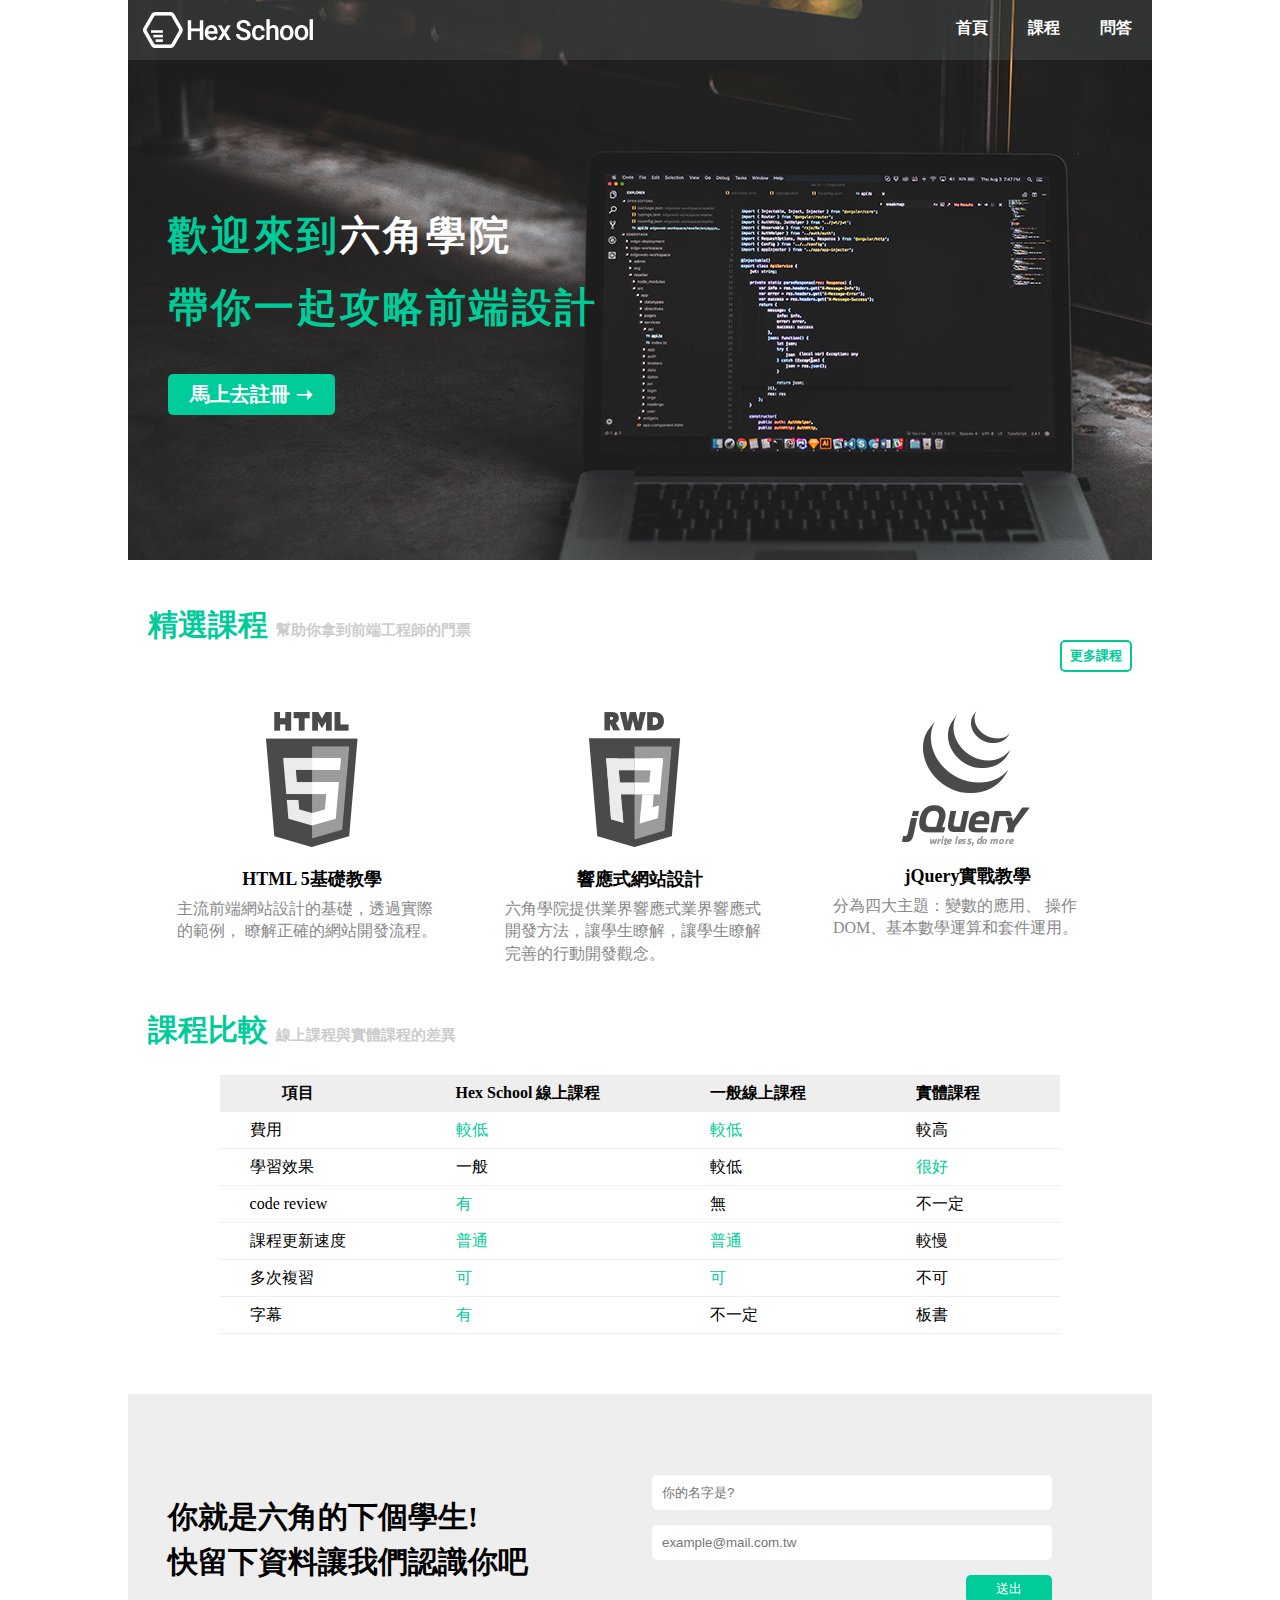
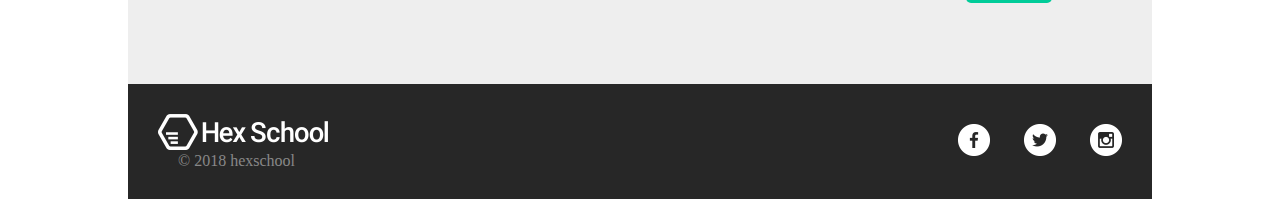
<file: index.html>
<!DOCTYPE html>
<html lang="en">
<head>
    <meta charset="UTF-8">
    <meta name="viewport" content="width=device-width, initial-scale=1.0">
    <title>首頁</title>
    <link rel="stylesheet" href="css/style.css">
</head>
<body>
    <div class="wrap">
        <div class="header h-index">
            <div class="menu">
                <h1 class="h-logo">
                    <a href="index.html">Hex School</a>
                </h1>
                <ul class="nav">
                    <li><a href="index.html">首頁</a></li>
                    <li><a href="course.html">課程</a></li>
                    <li><a href="faq.html">問答</a></li>
                </ul>
            </div>
            <div class="index-title">
                <p><span>歡迎來到</span>六角學院
                <br><span>帶你一起攻略前端設計</span></p>
                <input class="class-button" type="button" value="馬上去註冊 ➝">            
            </div>
        </div>
        <div class="index-content">
            <h2>精選課程 <span>幫助你拿到前端工程師的門票</span></h2>
            <input class="morebtn" type="button" value="更多課程">
            <div class="clearfix"></div>
            <ul class="course">
                <li>
                    <img src="img/html (2).png" alt="html">
                    <h3>HTML 5基礎教學</h3>
                    <p>主流前端網站設計的基礎，透過實際的範例， 瞭解正確的網站開發流程。</p>
                </li>
                <li>
                    <img src="img/rwd.png" alt="rwd">
                    <h3>響應式網站設計</h3>
                    <p>六角學院提供業界響應式業界響應式開發方法，讓學生瞭解，讓學生瞭解完善的行動開發觀念。</p>
                </li>
                <li>
                    <img src="img/jQuery.png" alt="jQuery">
                    <h3>jQuery實戰教學</h3>
                    <p>分為四大主題：變數的應用、 操作DOM、基本數學運算和套件運用。</p>
                </li>
            </ul>
            <h2>課程比較 <span>線上課程與實體課程的差異</span></h2>
            <table>
                <tr>
                    <th>項目</th>
                    <th>Hex School 線上課程</th>
                    <th>一般線上課程</th>
                    <th>實體課程</th>
                </tr>
                <tr>
                    <td>費用</td>
                    <td class="win">較低</td>
                    <td class="win">較低</td>
                    <td>較高</td>
                </tr>
                <tr>
                    <td>學習效果</td>
                    <td>一般</td>
                    <td>較低</td>
                    <td class="win">很好</td>
                </tr>
                <tr>
                    <td>code review</td>
                    <td class="win">有</td>
                    <td>無</td>
                    <td>不一定</td>
                </tr>
                <tr>
                    <td>課程更新速度</td>
                    <td class="win">普通</td>
                    <td class="win">普通</td>
                    <td>較慢</td>
                </tr>
                <tr>
                    <td>多次複習</td>
                    <td class="win">可</td>
                    <td class="win">可</td>
                    <td>不可</td>
                </tr>
                <tr>
                    <td>字幕</td>
                    <td class="win">有</td>
                    <td>不一定</td>
                    <td>板書</td>
                </tr>

            </table>
        </div>
        <div class="footer">
            <div class="index_f-top">
                <p>你就是六角的下個學生!<br>快留下資料讓我們認識你吧</p>
                <form>
                    
                    <input class="txt" type="text" name="name" placeholder="你的名字是?">
                    <input class="txt" type="mail" name="email" placeholder="example@mail.com.tw">
                    <input class="submit" type="submit" value="送出">
                </form>
            </div>
            <div class="f-bottom">
                <div class="f-logo">
                    <h1><a href="index.html">Hex School</a></h1>
                    <p>&copy; 2018 hexschool</p>
                </div>
                <div class="social">
                    <a href="#"><img src="img/facebook.png" alt="facebook"></a>
                    <a href="#"><img src="img/twitter.png" alt="twitter"></a>
                    <a href="#"><img src="img/instagram.png" alt="instagram"></a>
                </div> 
            </div>
        </div>
    </div>
</body>
</html>
</file>
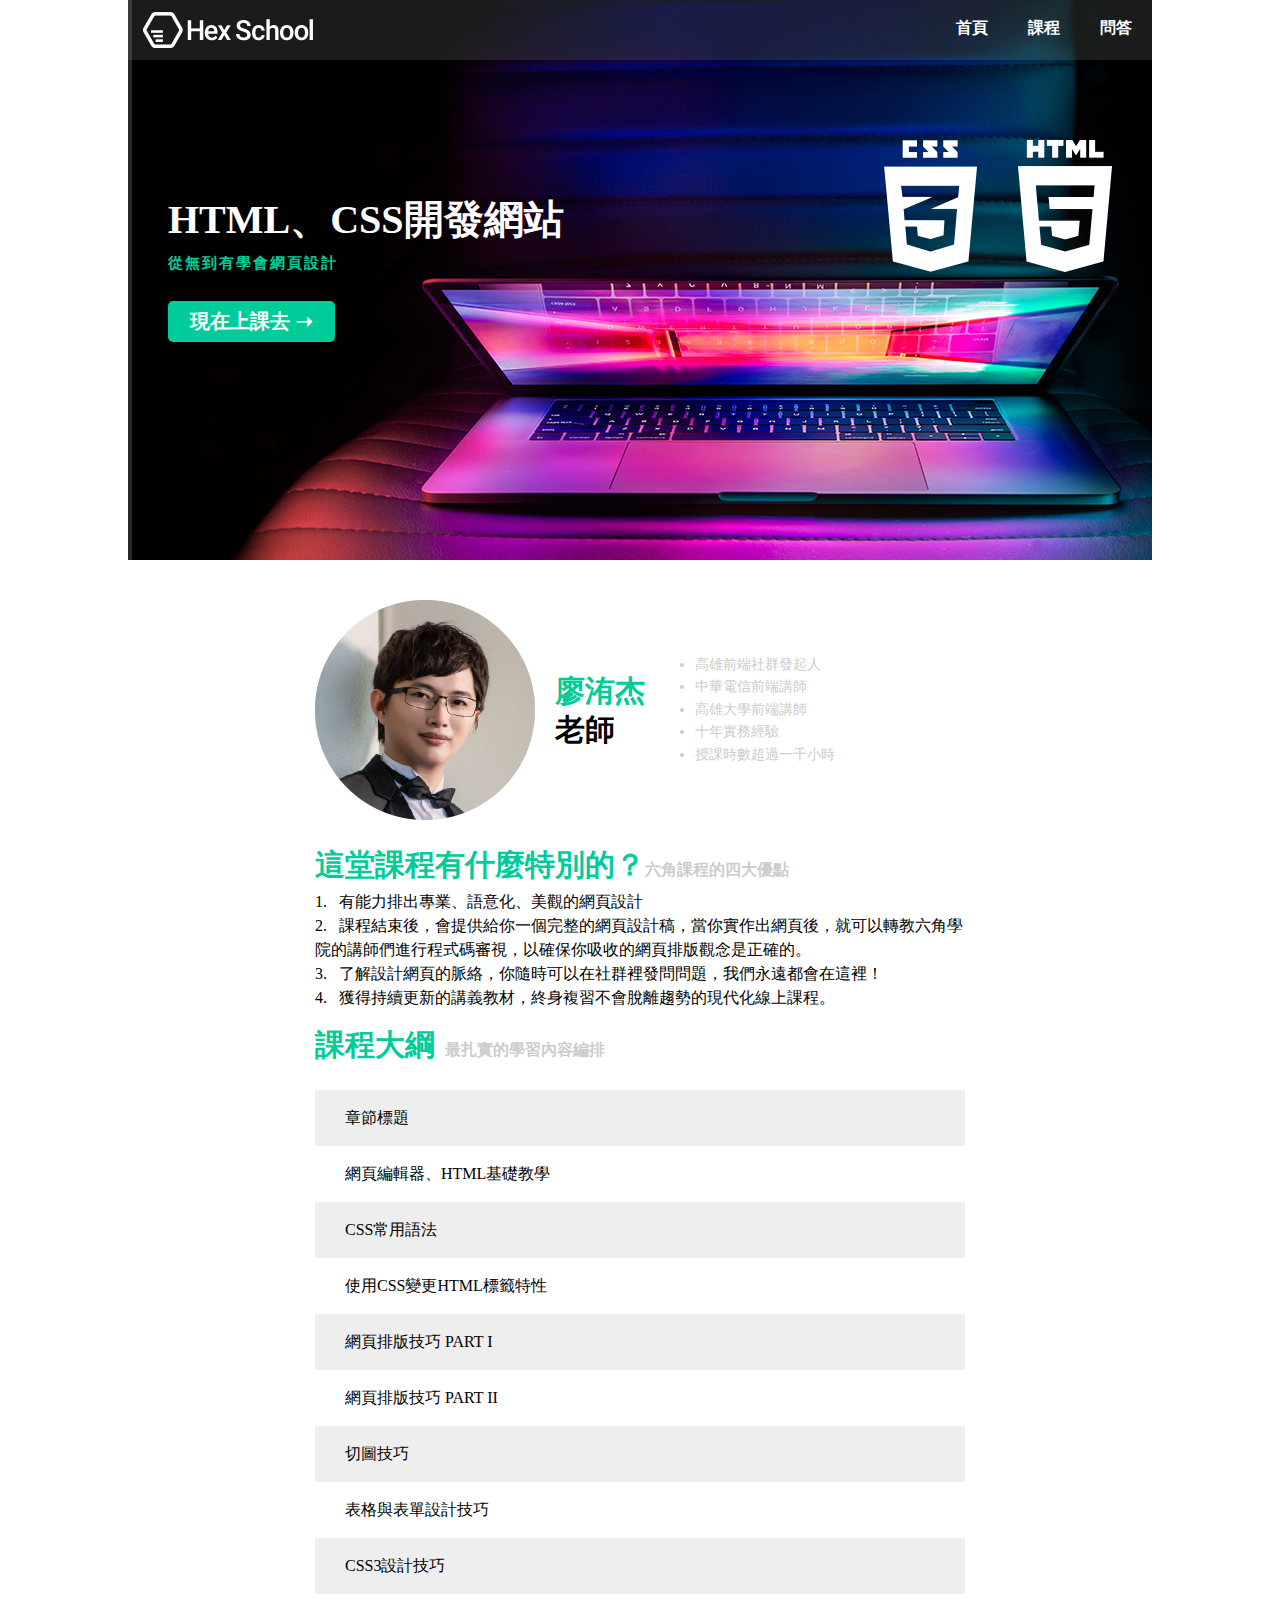
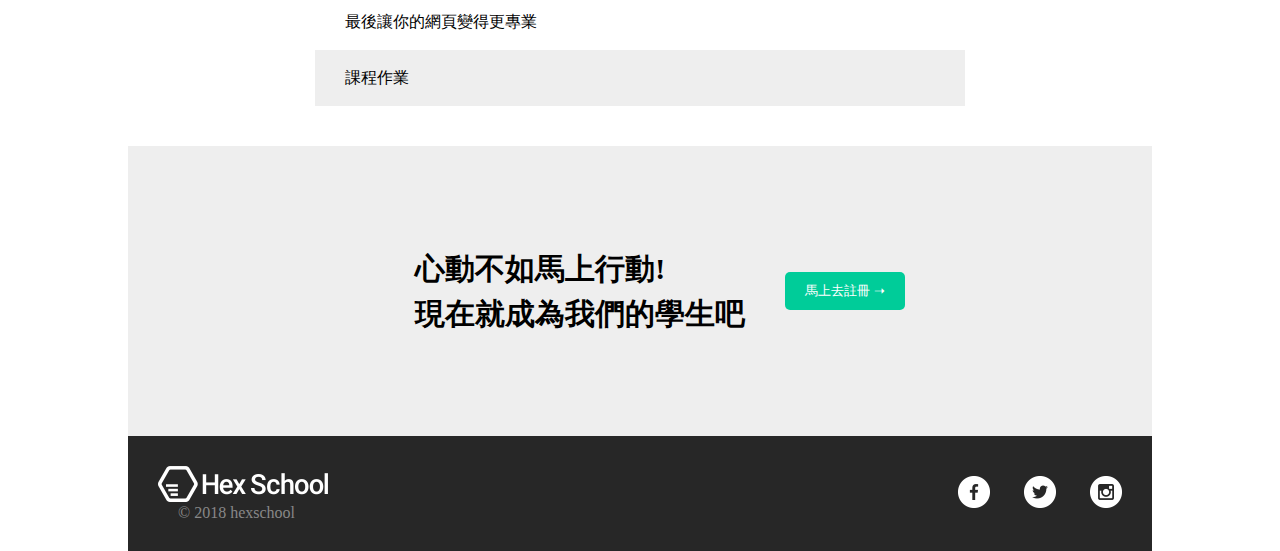
<file: course.html>
<!DOCTYPE html>
<html lang="en">
<head>
    <meta charset="UTF-8">
    <meta name="viewport" content="width=device-width, initial-scale=1.0">
    <title>課程</title>
    <link rel="stylesheet" href="css/style.css">
</head>
<body>
    <div class="wrap">
        <div class="header h-course">
            <div class="menu">
                <h1 class="h-logo">
                    <a href="index.html">Hex School</a>
                </h1>
                <ul class="nav">
                    <li><a href="index.html">首頁</a></li>
                    <li><a href="course.html">課程</a></li>
                    <li><a href="faq.html">問答</a></li>
                </ul>
            </div>
            <div class="course-title">
                <p>HTML、CSS開發網站</p><br>
            <small>從無到有學會網頁設計</small>
            <input class="class-button" type="button" value="現在上課去 ➝">
            </div>
            <img src="img/html.png" alt="html">
            <img src="img/css.png" alt="css">
            <div class="clearfix"></div>
        </div>
        <div class="course-content">
            <div class="teacher">
                <img src="img/photo.png" alt="廖洧杰老師">
                <h2>廖洧杰<br><span>老師</span></h2>
                <ul class="experience">
                    <li>高雄前端社群發起人</li>
                    <li>中華電信前端講師</li>
                    <li>高雄大學前端講師</li>
                    <li>十年實務經驗</li>
                    <li>授課時數超過一千小時</li>
                </ul>

            </div>
            <div class="course-intro">
                <h2>這堂課程有什麼特別的？<span>六角課程的四大優點</span></h2>
                <ol>
                    <li>&ensp;有能力排出專業、語意化、美觀的網頁設計</li>
                    <li>&ensp;課程結束後，會提供給你一個完整的網頁設計稿，當你實作出網頁後，就可以轉教六角學院的講師們進行程式碼審視，以確保你吸收的網頁排版觀念是正確的。</p></li>
                    <li>&ensp;了解設計網頁的脈絡，你隨時可以在社群裡發問問題，我們永遠都會在這裡！</li>
                    <li>&ensp;獲得持續更新的講義教材，終身複習不會脫離趨勢的現代化線上課程。</li>
                </ol>

            </div>
            <div class="syllabus">
                <h2>課程大綱<span>最扎實的學習內容編排</span></h2>
                <table>
                    <tr>
                        <td>章節標題</td>
                    </tr>
                    <tr>
                        <td>網頁編輯器、HTML基礎教學</td>
                    </tr>
                    <tr>
                        <td>CSS常用語法</td>
                    </tr>
                    <tr>
                        <td>使用CSS變更HTML標籤特性</td>
                    </tr>
                    <tr>
                        <td>網頁排版技巧 PART I</td>
                    </tr>
                    <tr>
                        <td>網頁排版技巧 PART II</td>
                    </tr>
                    <tr>
                        <td>切圖技巧</td>
                    </tr>
                    <tr>
                        <td>表格與表單設計技巧</td>
                    </tr>
                    <tr>
                        <td>CSS3設計技巧</td>
                    </tr>
                    <tr>
                        <td>最後讓你的網頁變得更專業</td>
                    </tr>
                    <tr>
                        <td>課程作業</td>
                    </tr>
                </table>

            </div>

        </div>
        <div class="footer">
            <div class="course_f-top">
                <p>心動不如馬上行動!<br>
                現在就成為我們的學生吧</p>
                <input class="class-button" type="button" value="馬上去註冊 ➝">
            </div>
            <div class="f-bottom">
                <div class="f-logo">
                    <h1><a href="index.html">Hex School</a></h1>
                    <p>&copy; 2018 hexschool</p>
                </div>
                <div class="social">
                    <a href="#"><img src="img/facebook.png" alt="facebook"></a>
                    <a href="#"><img src="img/twitter.png" alt="twitter"></a>
                    <a href="#"><img src="img/instagram.png" alt="instagram"></a>
                </div>
                
            </div>
        </div>
    </div>
</body>
</html>
</file>
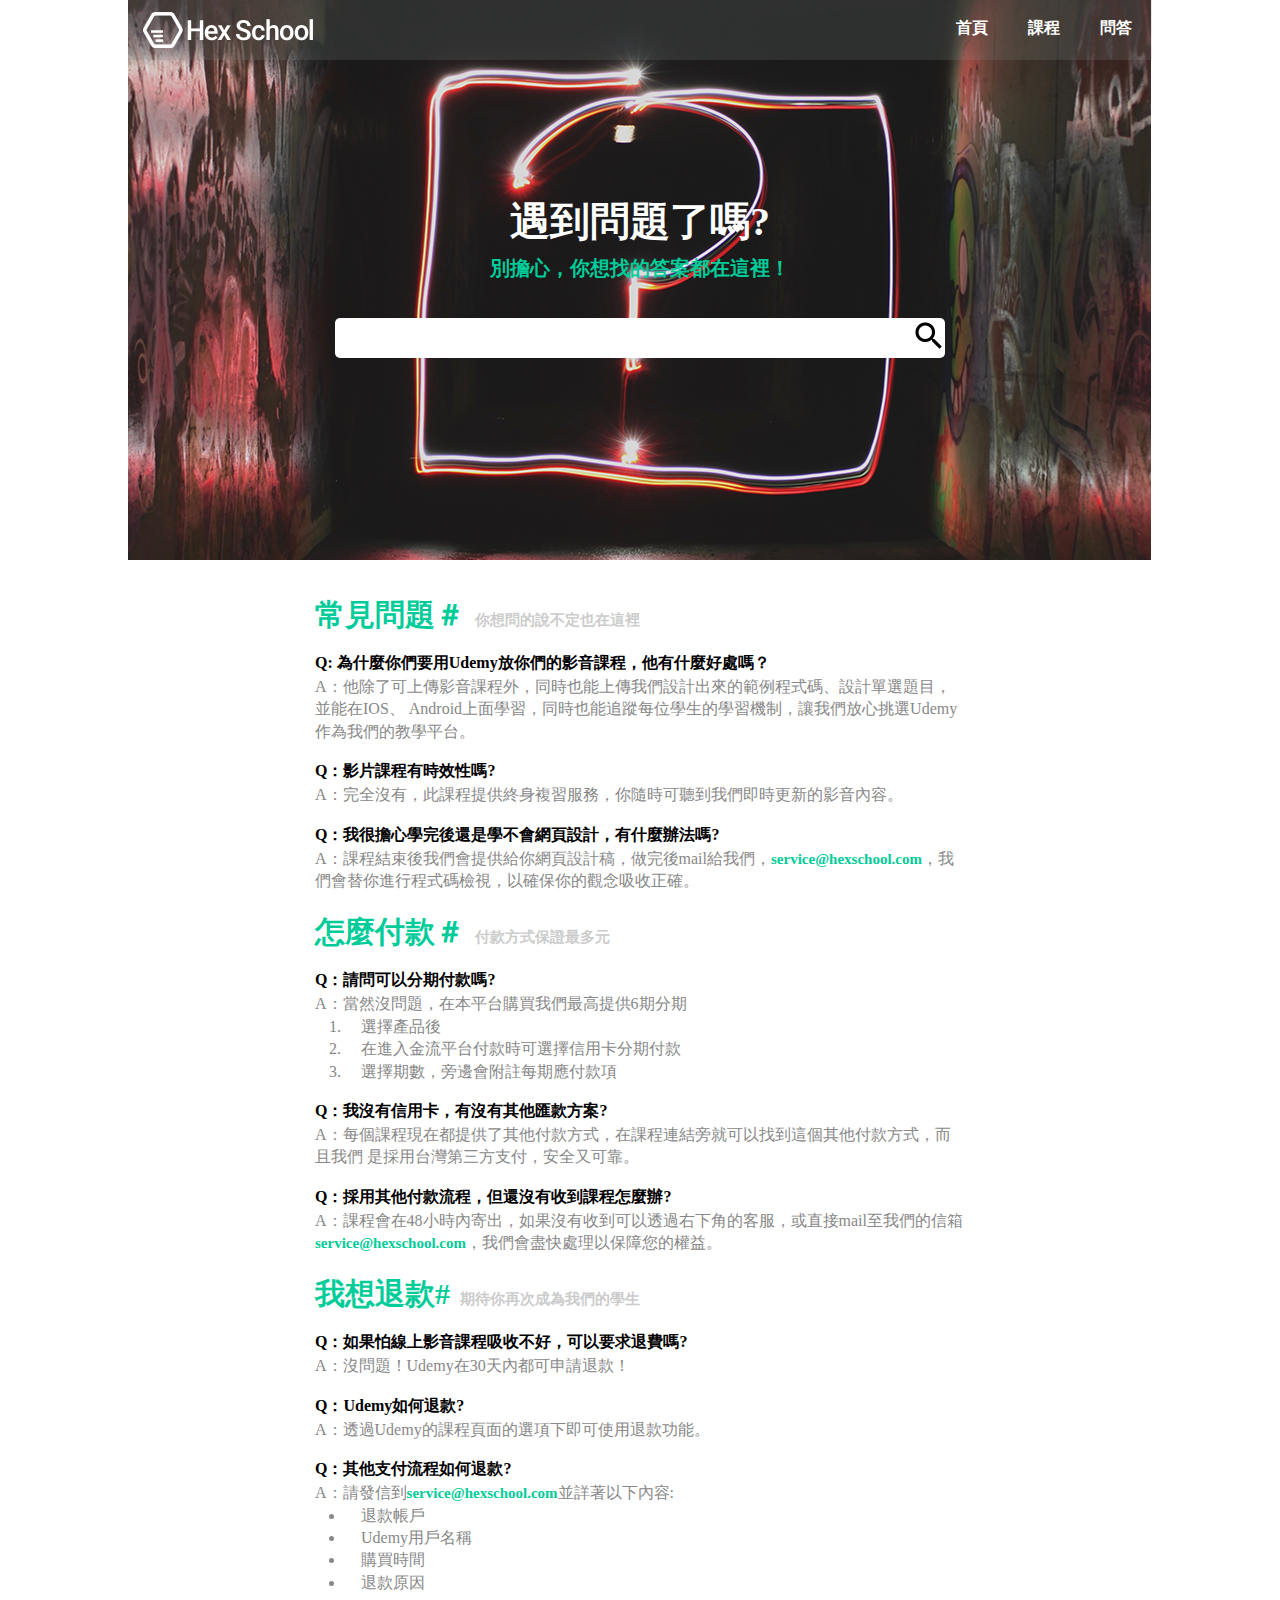
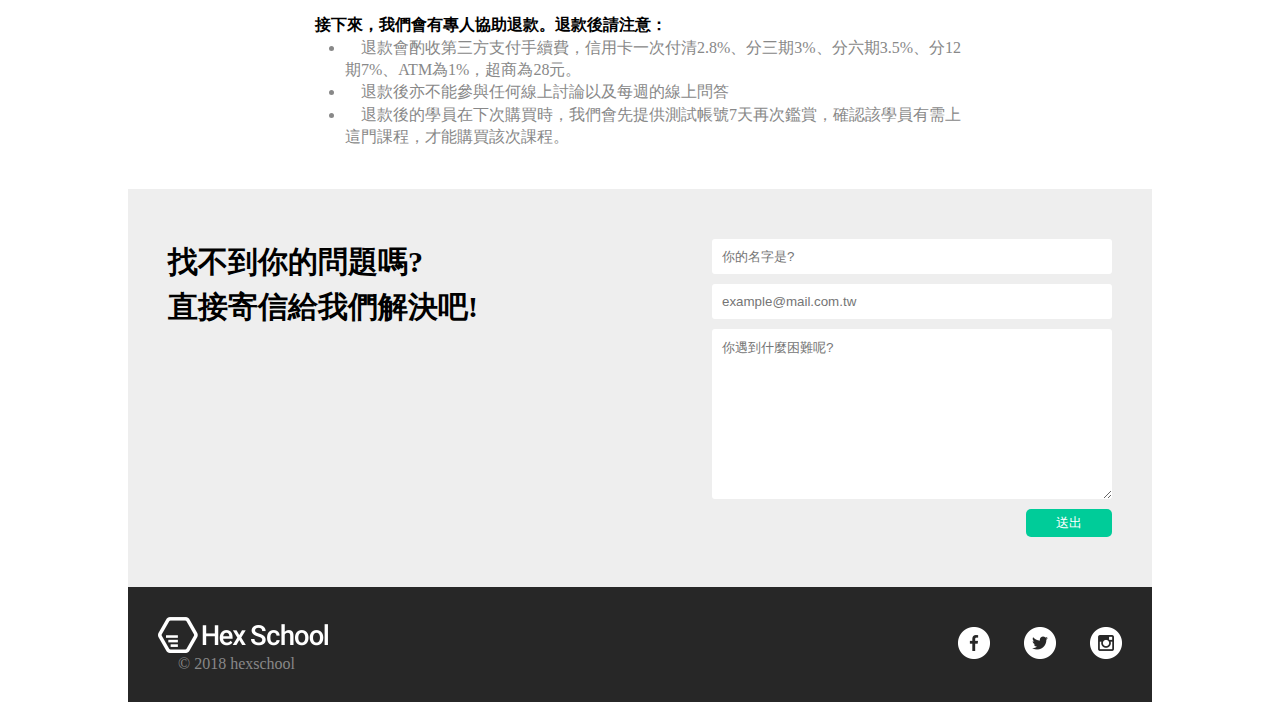
<file: faq.html>
<!DOCTYPE html>
<html lang="en">
<head>
    <meta charset="UTF-8">
    <meta name="viewport" content="width=device-width, initial-scale=1.0">
    <title>問答</title>
    <link rel="stylesheet" href="css/style.css">
</head>
<body>
    <div class="wrap">
        <div class="header h-faq">
            <div class="menu">
                <h1 class="h-logo">
                    <a href="index.html">Hex School</a>
                </h1>
                <ul class="nav">
                    <li><a href="index.html">首頁</a></li>
                    <li><a href="course.html">課程</a></li>
                    <li><a href="faq.html">問答</a></li>
                </ul>
                
                
            </div>
            <div class="faq-title">
                <p>遇到問題了嗎?</p><br><span>別擔心，你想找的答案都在這裡！</span>
                <div class="searcharea">
                    <input type="text" name="search" class="search">
                    <input class="searchbtn" type="button">
                </div>
            </div>
        </div>
        <div class="faq-content">
            <div class="question common_question">
                <h2>常見問題＃<span>你想問的說不定也在這裡</span></h2> 
            <h3>Q: 為什麼你們要用Udemy放你們的影音課程，他有什麼好處嗎？</h3>
            <p>A：他除了可上傳影音課程外，同時也能上傳我們設計出來的範例程式碼、設計單選題目，並能在IOS、 Android上面學習，同時也能追蹤每位學生的學習機制，讓我們放心挑選Udemy作為我們的教學平台。</p>
            <h3>Q：影片課程有時效性嗎?</h3>
            <p>A：完全沒有，此課程提供終身複習服務，你隨時可聽到我們即時更新的影音內容。</p>
            <h3>Q：我很擔心學完後還是學不會網頁設計，有什麼辦法嗎?</h3>
            <p>A：課程結束後我們會提供給你網頁設計稿，做完後mail給我們，<span class="email">service@hexschool.com</span>，我們會替你進行程式碼檢視，以確保你的觀念吸收正確。</p>
            </div>
            <div class="question payment">
                <h2>怎麼付款＃<span>付款方式保證最多元</span></h2> 
            <h3>Q：請問可以分期付款嗎?</h3>
            <p class="no-margin">A：當然沒問題，在本平台購買我們最高提供6期分期</p>
            <ul class="order-list">
                <li>&emsp;選擇產品後</li>
                <li>&emsp;在進入金流平台付款時可選擇信用卡分期付款</li>
                <li>&emsp;選擇期數，旁邊會附註每期應付款項</li>
            </ul>
            <h3>Q：我沒有信用卡，有沒有其他匯款方案?</h3>
            <p>A：每個課程現在都提供了其他付款方式，在課程連結旁就可以找到這個其他付款方式，而且我們 是採用台灣第三方支付，安全又可靠。</p>
            <h3>Q：採用其他付款流程，但還沒有收到課程怎麼辦?</h3>
            <p>A：課程會在48小時內寄出，如果沒有收到可以透過右下角的客服，或直接mail至我們的信箱 <span class="email">service@hexschool.com</span>，我們會盡快處理以保障您的權益。</p>
            </div>
            
            <div class="question refund">
                <h2>我想退款#<span>期待你再次成為我們的學生</span></h2> 
            <h3>Q：如果怕線上影音課程吸收不好，可以要求退費嗎?</h3>
            <p>A：沒問題！Udemy在30天內都可申請退款！</p>
            <h3>Q：Udemy如何退款?</h3>
            <p>A：透過Udemy的課程頁面的選項下即可使用退款功能。</p>
            <h3>Q：其他支付流程如何退款?</h3>
            <p class="no-margin">A：請發信到<span class="email">service@hexschool.com</span>並詳著以下內容:
            </p>
            <ul>
                <li>&emsp;退款帳戶</li>
                <li>&emsp;Udemy用戶名稱</li>
                <li>&emsp;購買時間</li>
                <li>&emsp;退款原因</li>
            </ul>
            <p class="refund-note">
                接下來，我們會有專人協助退款。退款後請注意：
            </p>
            <ul>
                <li>&emsp;退款會酌收第三方支付手續費，信用卡一次付清2.8%、分三期3%、分六期3.5%、分12期7%、ATM為1%，超商為28元。</li>
                <li>&emsp;退款後亦不能參與任何線上討論以及每週的線上問答</li>
                <li>&emsp;退款後的學員在下次購買時，我們會先提供測試帳號7天再次鑑賞，確認該學員有需上這門課程，才能購買該次課程。</li>
            </ul>
            </div>
        </div>
        <div class="footer">
            <div class="faq_f-top">
                <p>
                    找不到你的問題嗎?<br>直接寄信給我們解決吧!
                </p>
                <form>
                    <input class="text" type="text" name="name" placeholder="你的名字是?">
                    <input class="text" type="email" name="email" placeholder="example@mail.com.tw">
                    <textarea name="question" cols="30" rows="10" placeholder="你遇到什麼困難呢?"></textarea>
                    <input class="submit" type="submit" value="送出">
                </form>

            </div>
            <div class="f-bottom">
                <div class="f-logo">
                    <h1><a href="index.html">Hex School</a></h1>
                    <p>&copy; 2018 hexschool</p>
                </div>
                <div class="social">
                    <a href="#"><img src="img/facebook.png" alt="facebook"></a>
                    <a href="#"><img src="img/twitter.png" alt="twitter"></a>
                    <a href="#"><img src="img/instagram.png" alt="instagram"></a>
                </div>
            </div>
        </div>
    </div>
</body>
</html>
</file>
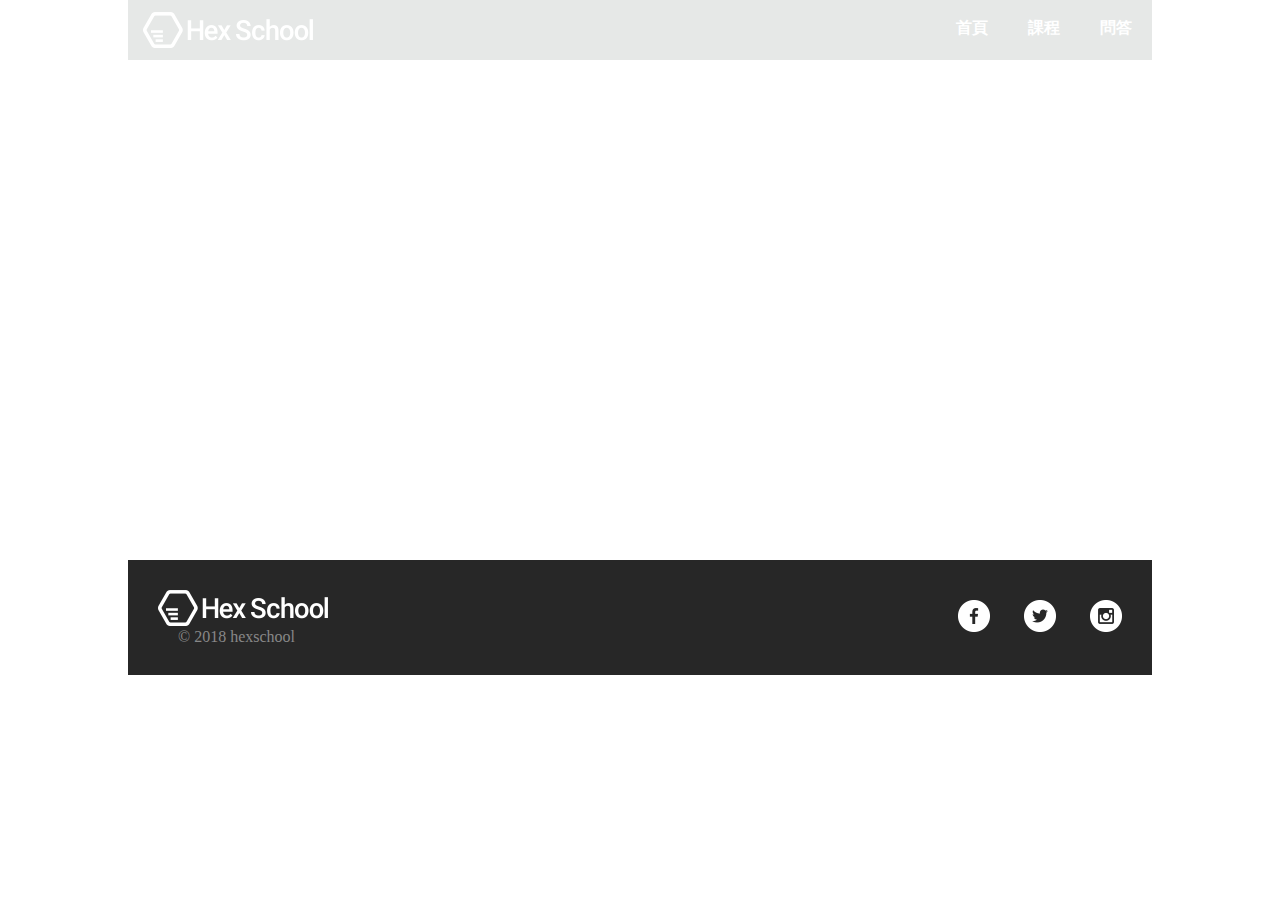
<file: layout.html>
<!DOCTYPE html>
<html lang="en">
<head>
    <meta charset="UTF-8">
    <meta name="viewport" content="width=device-width, initial-scale=1.0">
    <title>layout</title>
    <link rel="stylesheet" href="css/style.css">
</head>
<body>
    <div class="wrap">
        <div class="header">
            <div class="menu">
                <h1 class="h-logo">
                    <a href="index.html">Hex School</a>
                </h1>
                <ul class="nav">
                    <li><a href="index.html">首頁</a></li>
                    <li><a href="course.html">課程</a></li>
                    <li><a href="faq.html">問答</a></li>
                </ul>
            </div>
        </div>
        <div class="content"></div>
        <div class="footer">
            <div class="f-top"></div>
            <div class="f-bottom">
                <div class="f-logo">
                    <h1><a href="index.html">Hex School</a></h1>
                    <p>&copy; 2018 hexschool</p>
                </div>
                <div class="social">
                    <a href="#"><img src="img/facebook.png" alt="facebook"></a>
                    <a href="#"><img src="img/twitter.png" alt="twitter"></a>
                    <a href="#"><img src="img/instagram.png" alt="instagram"></a>
                </div>
                
            </div>
        </div>
    </div>

    
    
</body>
</html>
</file>
<file: css/style.css>
/* css reset */
html, body, div, span, applet, object, iframe,
h1, h2, h3, h4, h5, h6, p, blockquote, pre,
a, abbr, acronym, address, big, cite, code,
del, dfn, em, img, ins, kbd, q, s, samp,
small, strike, strong, sub, sup, tt, var,
b, u, i, center,
dl, dt, dd, ol, ul, li,
fieldset, form, label, legend,
table, caption, tbody, tfoot, thead, tr, th, td,
article, aside, canvas, details, embed, 
figure, figcaption, footer, header, hgroup, 
menu, nav, output, ruby, section, summary,
time, mark, audio, video {
	margin: 0;
	padding: 0;
	border: 0;
	font-size: 100%;
	font: inherit;
	vertical-align: baseline;
}
/* HTML5 display-role reset for older browsers */
article, aside, details, figcaption, figure, 
footer, header, hgroup, menu, nav, section {
	display: block;
}
body {
	line-height: 1;
}
ol, ul {
	list-style: none;
}
blockquote, q {
	quotes: none;
}
blockquote:before, blockquote:after,
q:before, q:after {
	content: '';
	content: none;
}
table {
	border-collapse: collapse;
	border-spacing: 0;
}

/* layout */
body{
    font-family: "微軟正黑體";
}
.wrap{
    width: 1024px;
    margin: 0 auto;
}
.header{
    height: 560px;
}
.header .menu{
    background-color:rgba(128,138,135,0.2);
    display: flex;
    justify-content: space-between;
    align-items: center;
}

.h-logo a{
    color: transparent;
    display: block;
    padding: 10px 50px;
    margin: 0 15px;
    background: url(../img/header_logo.png) no-repeat;
}
.menu .nav{
    display: flex;
}
.nav a {
    font-weight: 700;
    text-decoration: none;
    color: #fff;
    display: block;
    padding: 20px;
    border-bottom: 4px solid transparent;
}
.nav a:hover{
    color:#00cc99;
    border-bottom: 4px solid #00cc99;
}
.footer .f-bottom{
    background-color: #272727;
    display: flex;
    justify-content: space-between;
    align-items: center;
}
.f-logo a{
    color: transparent;
    display: block;
    padding: 10px 50px;
    margin: 30px 0 0 30px;
    background: url(../img/footer_logo.png) no-repeat;
}
.f-logo p{
    color:#888;
    padding: 3px 0 30px 50px;
}
.social img{
    margin-right: 30px;
}
.submit{
    align-self: flex-end;
    color: #fff;
    background-color: #00cc99;
    padding: 5px 30px;
    border: none;
    border-radius: 5px;
    cursor: pointer;
}
.clearfix{
    clear: both;
}
.class-button:active{
    transform: translateX(2px) translateY(2px);
}
/* layout */

/* 首頁設定 */
/* header設定 */
.h-index{
    background: url(../img/index-banner.png);
    position: relative;
}
.index-title p{
    font-size: 40px;
    font-weight: 800;
    color: #fff;
    line-height: 1.8;
    letter-spacing: 3px;
}
.index-title span{
    color: #00cc99;
}
.index-title{
    position: absolute;
    top: 200px;
    left: 40px;
}
.index-title .class-button{
    color: #fff;
    background-color: #00cc99;
    border-radius: 5px;
    border-color: transparent;
    padding: 5px 20px;
    margin-top: 30px;
    font-weight: 700;
    font-size: 20px;
    cursor: pointer;
}

/* content設定 */
.index-content{
    padding: 30px 20px;
}
.index-content h2{
    font-size: 30px;
    font-weight: 800;
    color: #00cc99;
    margin-top: 20px;
}
.index-content h2 span{
    font-size: 15px;
    color: #ccc;
}
.morebtn{
    float: right;
    background-color: #fff;
    border-radius: 5px;
    color: #00cc99;
    border:2px solid #00cc99;
    padding: 5px 8px;
    font-weight: 600;
    cursor: pointer;
}
/* content 課程設定 */
.index-content .course{
    display: flex;
    justify-content: space-around;
    margin: 20px 0 40px 0;
}
.course li{
    width: 300px;
    text-align: center;
    padding: 10px;
    box-sizing: border-box;
    transition: all .5s;
}
.course li:hover{
    box-shadow: 0 5px 5px 3px rgba(0,0,0,0.1);
}
.course li h3{
    font-size: 18px;
    font-weight: 700;
    margin: 10px;
}
.course li p{
    text-align: left;
    color: #888;
    line-height: 1.4;
    padding: 0 5px;
}
/* content 表格設定 */
.index-content table tr:nth-child(1){
    background-color: #eee;
    font-weight: 700;
}
.index-content table{
    margin: 30px auto;
    
}
.index-content table tr{
    border-bottom:1px solid #eee;
}
.index-content th,.index-content td{
    padding: 10px 80px 10px 30px;
}
.index-content table .win{
    color: #00cc99;
}

/* footer 表單設定 */
.index_f-top{
    background-color: #eee;
    display: flex;
    justify-content: space-between;
    align-items: center; 
}
.index_f-top p{
    width: 400px;
    font-size: 30px;
    font-weight: 700;
    line-height: 1.5;
    margin: 100px 40px;
}
.index_f-top form{
    width: 400px;
    display: flex;
    flex-direction: column;
    margin-right: 100px;
}
.index_f-top .txt{
    border: none;
    border-radius: 5px;
    padding: 10px;
    margin-bottom: 15px;
}

/* 首頁設定 */

/* 課程設定 */
/* header */
.h-course{
    background: url(../img/course-banner.png);
    position: relative;
}
.course-title p{
    font-size: 40px;
    font-weight: 800;
    color: #fff;
}
.course-title small{
    display: block;
    font-size: 15px;
    color: #00cc99;
    font-weight: 700;
    letter-spacing: 2px;
}
.course-title{
    position: absolute;
    top: 200px;
    left: 40px;
}
.h-course .class-button{
    color: #fff;
    background-color: #00cc99;
    border-radius: 5px;
    border-color: transparent;
    padding: 5px 20px;
    margin: 30px 0;
    font-weight: 700;
    font-size: 20px;
    cursor: pointer;
}
.h-course img{
    float: right;
    margin: 80px 40px 0 0;
}

/* header */

/* content */
.course-content{
    width: 650px;
    margin: 40px auto;
}
.course-content h2{
    color: #00cc99;
    font-weight: 600;
    font-size: 30px;
}
/* 老師介紹 */
.teacher{
    display: flex;
    align-items: center;
    margin-bottom: 30px;
}
.teacher h2{
    margin:0 20px;
    line-height: 1.3;
}
.teacher span{
    color: #000;
}

.experience{
    color: #ccc;
    font-size: 14px;
    list-style-type: disc;
    margin: 0 30px;
    line-height: 1.6;
}
/* 老師介紹 */

/* 課程介紹 */
.course-intro{
    margin: 20px 0;
}
.course-intro h2{
    margin: 10px 0;
}
.course-intro span{
    font-size: 16px;
    color: #ccc;
}
.course-intro ol li{
    list-style: inside decimal;
    line-height: 1.5;
}
/* 課程介紹 */

/* 課程大綱 */
.syllabus tr:nth-child(odd){
    background-color: #eee;
}

.syllabus span{
    font-size: 16px;
    color: #ccc;
    margin-left: 10px;
}
.syllabus table{
    width: 100%;
    margin-top: 30px;
}
.syllabus table td{
    padding: 20px 30px;
}
/* 課程大綱 */

/* footer*/
.course_f-top{
    display: flex;
    justify-content: center;
    background-color: #eee;
}
.course_f-top p{
    font-size: 30px;
    font-weight: 700;
    line-height: 1.5;
    margin: 100px 40px;
}
.course_f-top .class-button{
    color: #fff;
    align-self: center;
    border: none;
    background-color: #00cc99;
    border-radius: 5px;
    padding: 10px 20px;
    cursor: pointer;
}
/* footer */
/* 課程設定 */

/* 問答設定 */
/* header */
.h-faq{
    background: url(../img/faq-banner.png);
    position: relative;
}
.h-faq .faq-title{
    position: absolute;
    top: 50%;
    left: 50%;
    transform: translateX(-50%) translateY(-50%);
    text-align: center;
}
.faq-title p{
    font-size: 40px;
    font-weight: 800;
    color: #fff;
}
.faq-title span{
    color: #00cc99;
    font-size: 20px;
    font-weight: 800;
}
.searcharea{
    position: relative;
    margin-top: 40px;
}
.search{
    width: 600px;
    height: 30px;
    border: none;
    border-radius: 5px;
    padding: 5px;
}
.search:hover{
    background-color: #eee;
}
.searcharea .searchbtn{
    position: absolute;
    width: 27px;
    height: 27px;
    right: 3px;
    top: 4px;
    background: url(../img/search\ icon.png);
    border: none;
    cursor: pointer;
}
/* header */

/* content */
.faq-content{
    width: 650px;
    margin: 40px auto;
}

.faq-content h2{
    font-size: 30px;
    font-weight: 800;
    color: #00cc99;
    margin-bottom: 25px;
}
.faq-content span{
    font-size: 15px;
    font-weight: 800;
    color: #ccc;
    margin-left: 10px;
}
.faq-content h3{
    font-size: 16px;
    font-weight: 700;
}
.faq-content .question{
    margin-bottom: 25px;
}
.faq-content p{
    color: #888;
    line-height: 1.4;
    margin: 5px 0 20px 0;
}
.faq-content .email{
    color: #00cc99;
    margin: 0;
}
.faq-content .no-margin{
    margin-bottom: 0; 
}
.faq-content ul{
    margin-left: 30px;
    color: #888;
    margin-bottom: 20px;
    line-height: 1.4;
}
.faq-content .order-list{
    list-style-type: decimal;
}
.refund ul{
    list-style-type: disc;
}
.refund .refund-note{
    color: #000;
    margin-bottom: 0;
    font-weight: 700;
}
/* content */

/* footer */
.footer .faq_f-top{
    display: flex;
    justify-content: space-between;
    background-color: #eee;
}
.faq_f-top p{
    font-size: 30px;
    font-weight: 700;
    line-height: 1.5;
    margin: 50px 40px;
}
.faq_f-top form{
    width: 400px;
    display: flex;
    flex-direction: column;
    margin: 50px 40px;
}
.faq_f-top .text, .faq_f-top textarea{
    margin-bottom: 10px;
    border-radius: 3px;
    border: none;
    padding: 10px;
}
/* footer */
</file>
